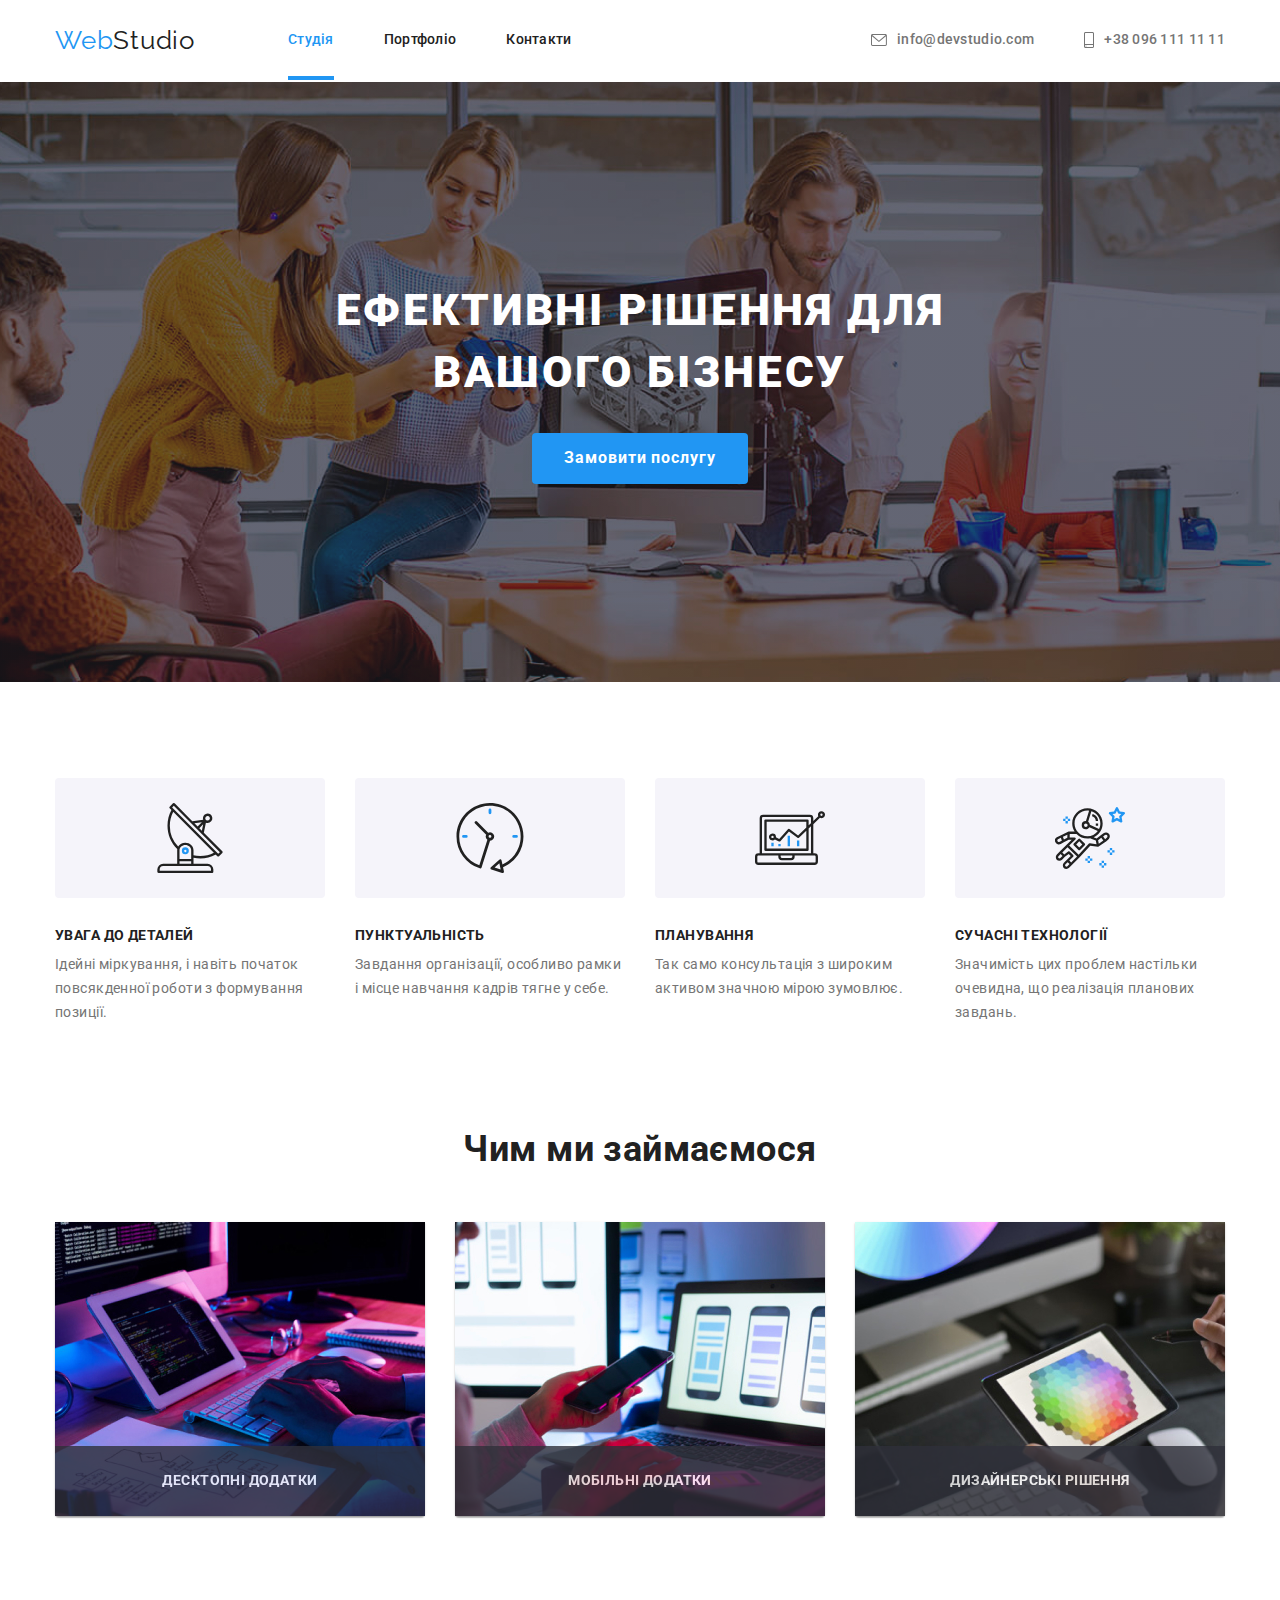
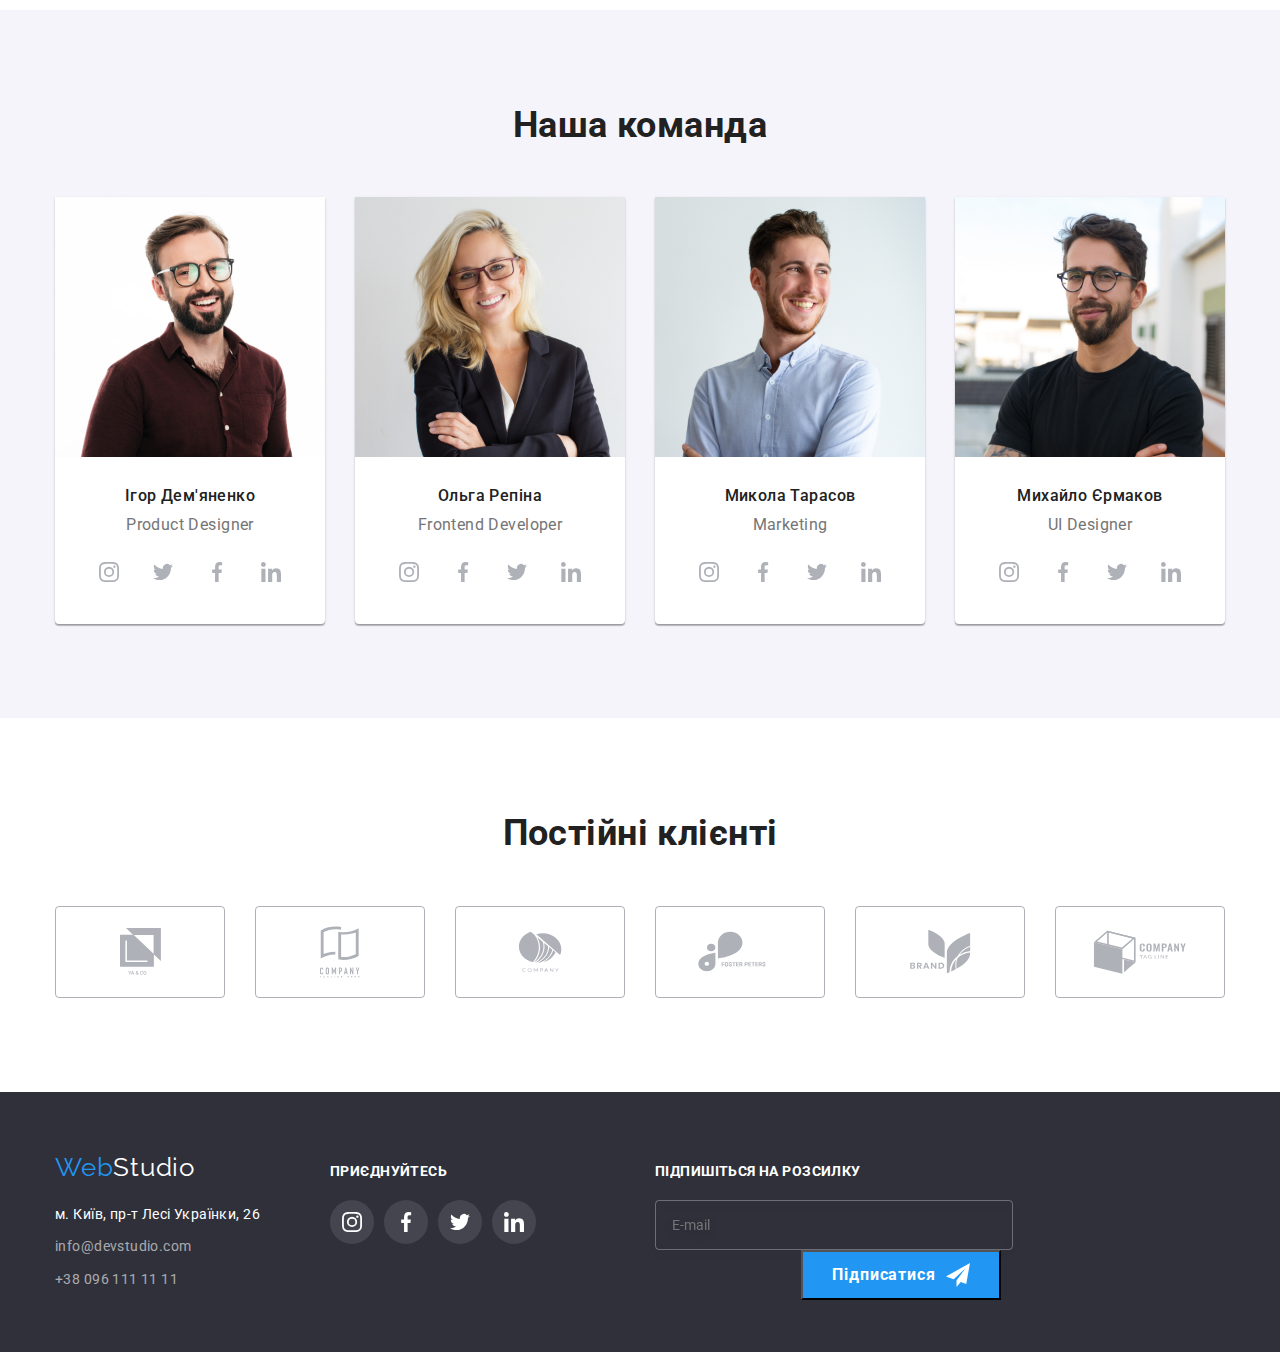
<file: index.html>
<!DOCTYPE html>
<html lang="uk">
  <head>
    <meta charset="UTF-8" />
    <meta http-equiv="X-UA-Compatible" content="IE=edge" />
    <meta name="viewport" content="width=device-width, initial-scale=1.0" />
    <title>Document</title>
    <link rel="preconnect" href="https://fonts.googleapis.com" />
    <link rel="preconnect" href="https://fonts.gstatic.com" crossorigin />
    <link
      href="https://fonts.googleapis.com/css2?family=Raleway:wght@700&family=Roboto:wght@400;500;700;900&display=swap"
      rel="stylesheet"
    />
    <link
      rel="stylesheet"
      href="https://cdnjs.cloudflare.com/ajax/libs/modern-normalize/1.1.0/modern-normalize.min.css"
    />
    <link rel="stylesheet" href="./css/styles.css" />
  </head>

  <body class="page">
    <!--Шапка-->
    <header class="">
      <div class="container main-nav">
        <nav class="main-nav">
          <a href="" class="logo"> <span class="accent">Web</span>Studio </a>

          <ul class="site-nav list">
            <li class="item">
              <a href="./index.html" class="link current">Студія</a>
            </li>
            <li class="item">
              <a href="./portfolio.html" class="link">Портфоліо</a>
            </li>
            <li class="item">
              <a href="" class="link">Контакти</a>
            </li>
          </ul>
        </nav>

        <!--Контакти-->
        <ul class="contakts auth-nav list">
          <li class="main-nav">
            <a class="link" href="mailto:info@devstudio.com"
              ><svg class="icon-mail" width="16px" height="12px">
                <use
                  href="./all.images/symbol-defs.svg#icon-envelope"
                ></use></svg
              >info@devstudio.com
            </a>
          </li>
          <li class="main-nav">
            <a class="link" href="tel:+380961111111">
              <svg class="icon-smartphone" width="10px" height="16px">
                <use href="./all.images/symbol-defs.svg#icon-smartphone"></use>
              </svg>
              +38 096 111 11 11
            </a>
          </li>
        </ul>
      </div>
    </header>
    <!--Основний контент сторінкі-->
    <main>
      <section class="hero">
        <div class="container">
          <h1 class="hero-title">Ефективні рішення для вашого бізнесу</h1>
          <button data-modal-open class="button" type="button">Замовити послугу</button>
        </div>
      </section>

      <section class="section">
        <div class="container">
          <!--Заголовок, який потрібно сховати за допомогою CSS-->
          <h2 class="visually-hidden">Особливості</h2>
          <ul class="features list flex">
            <li class="item">
              <div class="features-icons">
                <svg class="icon" width="70px" height="70px">
                  <use href="./all.images/symbol-defs.svg#icon-antenna"></use>
                </svg>
              </div>
              <h3 class="titles">УВАГА ДО ДЕТАЛЕЙ</h3>
              <p>
                Ідейні міркування, і навіть початок повсякденної роботи з
                формування позиції.
              </p>
            </li>
            <li class="item">
              <div class="features-icons">
                <svg class="icon" width="70px" height="70px">
                  <use href="./all.images/symbol-defs.svg#icon-clock"></use>
                </svg>
              </div>
              <h3 class="titles">ПУНКТУАЛЬНІСТЬ</h3>
              <p>
                Завдання організації, особливо рамки і місце навчання кадрів
                тягне у себе.
              </p>
            </li>
            <li class="item">
              <div class="features-icons">
                <svg class="icon" width="70px" height="70px">
                  <use href="./all.images/symbol-defs.svg#icon-diagram"></use>
                </svg>
              </div>
              <h3 class="titles">ПЛАНУВАННЯ</h3>
              <p>
                Так само консультація з широким активом значною мірою зумовлює.
              </p>
            </li>
            <li class="item">
              <div class="features-icons">
                <svg class="icon" width="70px" height="70px">
                  <use href="./all.images/symbol-defs.svg#icon-astronaut"></use>
                </svg>
              </div>
              <h3 class="titles">СУЧАСНІ ТЕХНОЛОГІЇ</h3>
              <p>
                Значимість цих проблем настільки очевидна, що реалізація
                планових завдань.
              </p>
            </li>
          </ul>
        </div>
      </section>

      <section class="section pictures">
        <div class="container">
          <h2 class="section-title">Чим ми займаємося</h2>
          <ul class="item-list list flex">
            <li class="item-pictures">
              <img
                src="./all.images/images/box1.jpg"
                alt="ноутбук"
                width="370"
                height="294"
              />
              <div class="item-actions">
                 <p> Десктопні додатки</p> 
                
              </div>
            </li>
            <li class="item-pictures">
              <img
                src="./all.images/images/box2.jpg"
                alt="телефон і клавіатура"
                width="370"
                height="294"
              />
              <div class="item-actions">
                 <p> Мобільні додатки</p> 
            </li>
            <li class="item-pictures">
              <img
                src="./all.images/images/box3.jpg"
                alt="ноутбук"
                width="370"
                height="294"
              />
              <div class="item-actions">
                 <p> Дизайнерські рішення</p> 
            </li>
          </ul>
        </div>
      </section>
      <section class="section items">
        <div class="container">
          <h2 class="section-title heading">Наша команда</h2>
          <ul class="item-list list flex">
            <li class="item-pictures">
              <img
                src="./all.images/images2/img.jpg"
                alt="Фото Ігор Дем'яненко"
                width="270"
                height="260"
              />
              <div class="description">
                <h3 class="title">Ігор Дем'яненко</h3>
                <p class="item-text" lang="en">Product Designer</p>
                <div class="social-networks">
                  <ul class="networks">
                    <li class="icon-button">
                      <a href="" class="social-link">
                        <svg class="network-icon" width="20px" height="20px">
                          <use
                            href="./all.images/symbol-defs.svg#icon-instagram"
                          ></use>
                        </svg>
                      </a>
                    </li>
                    <li class="icon-button">
                      <a href="" class="social-link">
                        <svg class="network-icon" width="20px" height="20px">
                          <use
                            href="./all.images/symbol-defs.svg#icon-twitter"
                          ></use>
                        </svg>
                      </a>
                    </li>
                    <li class="icon-button">
                      <a href="" class="social-link">
                        <svg class="network-icon" width="20px" height="20px">
                          <use
                            href="./all.images/symbol-defs.svg#icon-facebook"
                          ></use>
                        </svg>
                      </a>
                    </li>
                    <li class="icon-button">
                      <a href="" class="social-link">
                        <svg class="network-icon" width="20px" height="20px">
                          <use
                            href="./all.images/symbol-defs.svg#icon-linkedin"
                          ></use>
                        </svg>
                      </a>
                    </li>
                  </ul>
                </div>
              </div>
            </li>
            <li class="item-pictures">
              <img
                src="./all.images/images2/img1.jpg"
                alt="фото Ольга Репіна"
                width="270"
                height="260"
              />
              <div class="description">
                <h3 class="title">Ольга Репіна</h3>
                <p class="item-text" lang="en">Frontend Developer</p>
                <div class="social-networks">
                  <ul class="networks">
                    <li class="icon-button">
                      <a href="" class="social-link">
                        <svg class="network-icon" width="20px" height="20px">
                          <use
                            href="./all.images/symbol-defs.svg#icon-instagram"
                          ></use>
                        </svg>
                      </a>
                    </li>
                    <li class="icon-button">
                      <a href="" class="social-link">
                        <svg class="network-icon" width="20px" height="20px">
                          <use
                            href="./all.images/symbol-defs.svg#icon-facebook"
                          ></use>
                        </svg>
                      </a>
                    </li>
                    <li class="icon-button">
                      <a href="" class="social-link">
                        <svg class="network-icon" width="20px" height="20px">
                          <use
                            href="./all.images/symbol-defs.svg#icon-twitter"
                          ></use>
                        </svg>
                      </a>
                    </li>
                    <li class="icon-button">
                      <a href="" class="social-link">
                        <svg class="network-icon" width="20px" height="20px">
                          <use
                            href="./all.images/symbol-defs.svg#icon-linkedin"
                          ></use>
                        </svg>
                      </a>
                    </li>
                  </ul>
                </div>
              </div>
            </li>
            <li class="item-pictures">
              <img
                src="./all.images/images2/img2.jpg"
                alt="фото Микола Тарасов"
                width="270"
                height="260"
              />
              <div class="description">
                <h3 class="title">Микола Тарасов</h3>
                <p class="item-text" lang="en">Marketing</p>
                <div class="social-networks">
                  <ul class="networks">
                    <li class="icon-button">
                      <a href="" class="social-link">
                        <svg class="network-icon" width="20px" height="20px">
                          <use
                            href="./all.images/symbol-defs.svg#icon-instagram"
                          ></use>
                        </svg>
                      </a>
                    </li>
                    <li class="icon-button">
                      <a href="" class="social-link">
                        <svg class="network-icon" width="20px" height="20px">
                          <use
                            href="./all.images/symbol-defs.svg#icon-facebook"
                          ></use>
                        </svg>
                      </a>
                    </li>
                    <li class="icon-button">
                      <a href="" class="social-link">
                        <svg class="network-icon" width="20px" height="20px">
                          <use
                            href="./all.images/symbol-defs.svg#icon-twitter"
                          ></use>
                        </svg>
                      </a>
                    </li>
                    <li class="icon-button">
                      <a href="" class="social-link">
                        <svg class="network-icon" width="20px" height="20px">
                          <use
                            href="./all.images/symbol-defs.svg#icon-linkedin"
                          ></use>
                        </svg>
                      </a>
                    </li>
                  </ul>
                </div>
              </div>
            </li>
            <li class="item-pictures">
              <img
                src="./all.images/images2/img3.jpg"
                alt="фото Михайло Єрмаков"
                width="270"
                height="260"
              />
              <div class="description">
                <h3 class="title">Михайло Єрмаков</h3>
                <p class="item-text" lang="en">UI Designer</p>
                <div class="social-networks">
                  <ul class="networks">
                    <li class="icon-button">
                      <a href="" class="social-link">
                        <svg class="network-icon" width="20px" height="20px">
                          <use
                            href="./all.images/symbol-defs.svg#icon-instagram"
                          ></use>
                        </svg>
                      </a>
                    </li>
                    <li class="icon-button">
                      <a href="" class="social-link">
                        <svg class="network-icon" width="20px" height="20px">
                          <use
                            href="./all.images/symbol-defs.svg#icon-facebook"
                          ></use>
                        </svg>
                      </a>
                    </li>
                    <li class="icon-button">
                      <a href="" class="social-link">
                        <svg class="network-icon" width="20px" height="20px">
                          <use
                            href="./all.images/symbol-defs.svg#icon-twitter"
                          ></use>
                        </svg>
                      </a>
                    </li>
                    <li class="icon-button">
                      <a href="" class="social-link">
                        <svg class="network-icon" width="20px" height="20px">
                          <use
                            href="./all.images/symbol-defs.svg#icon-linkedin"
                          ></use>
                        </svg>
                      </a>
                    </li>
                  </ul>
                </div>
              </div>
            </li>
          </ul>
        </div>
      </section>
      <section class="section">
        <div class="container">
          <h2 class="section-title">Постійні клієнті</h2>
          <ul class="list-logo">
            <li class="logo-items">
              <a href="" class="clients-link">
                <svg class="logo-clients" width="41px" height="47px">
                  <use
                    href="./all.images/symbol-defs.svg#icon-group1"
                  ></use></svg
              ></a>
            </li>
            <li class="logo-items">
              <a href="" class="clients-link">
                <svg class="logo-clients" width="40px" height="52px">
                  <use
                    href="./all.images/symbol-defs.svg#icon-group2"
                  ></use></svg
              ></a>
            </li>
            <li class="logo-items">
              <a href="" class="clients-link">
                <svg class="logo-clients" width="44px" height="41px">
                  <use
                    href="./all.images/symbol-defs.svg#icon-group3"
                  ></use></svg
              ></a>
            </li>
            <li class="logo-items">
              <a href="" class="clients-link">
                <svg lass="logo-clients" width="84px" height="41px">
                  <use
                    href="./all.images/symbol-defs.svg#icon-group4"
                  ></use></svg
              ></a>
            </li>
            <li class="logo-items">
              <a href="" class="clients-link">
                <svg class="logo-clients" width="63px" height="45px">
                  <use
                    href="./all.images/symbol-defs.svg#icon-group5"
                  ></use></svg
              ></a>
            </li>
            <li class="logo-items">
              <a href="" class="clients-link">
                <svg class="logo-clients" width="94px" height="44px">
                  <use
                    href="./all.images/symbol-defs.svg#icon-group6"
                  ></use></svg
              ></a>
            </li>
          </ul>
        </div>
      </section>
    </main>

    <!--Футер-->

    <footer class="footer">
      <div class="container footer-container">
        <div class="side-left">
          <a class="logo-link" href="./index.html"
            ><span class="accent-link">Web</span>Studio</a
          >
          <address class="address">
            <ul class="address list">
              <li class="address-text">
                <a class="text" href="">м. Київ, пр-т Лесі Українки, 26</a>
              </li>
              <li class="address-link">
                <a class="address-item" href="mailto:info@devstudio.com"
                  >info@devstudio.com
                </a>
              </li>
              <li class="address-link">
                <a class="address-item" href="tel:+380961111111"
                  >+38 096 111 11 11
                </a>
              </li>
            </ul>
          </address>
        </div>
        <div class="side-right">
          <p class="head-footer">Приєднуйтесь</p>
          <div class="block-networks">
            <ul class="networks-list">
              <li class="icon-button">
                <a href="" class="social-link-footer">
                  <svg class="network-footer" width="20px" height="20px">
                    <use
                      href="./all.images/symbol-defs.svg#icon-instagram"
                    ></use>
                  </svg>
                </a>
              </li>
              <li class="icon-button">
                <a href="" class="social-link-footer">
                  <svg class="network-footer" width="20px" height="20px">
                    <use
                      href="./all.images/symbol-defs.svg#icon-facebook"
                    ></use>
                  </svg>
                </a>
              </li>
              <li class="icon-button">
                <a href="" class="social-link-footer">
                  <svg class="network-footer" width="20px" height="20px">
                    <use href="./all.images/symbol-defs.svg#icon-twitter"></use>
                  </svg>
                </a>
              </li>
              <li class="icon-button">
                <a href="" class="social-link-footer">
                  <svg class="network-footer" width="20px" height="20px">
                    <use
                      href="./all.images/symbol-defs.svg#icon-linkedin"
                    ></use>
                  </svg>
                </a>
              </li>
            </ul>
          </div>
        </div>
        <div class="send-block">
          <p class="head-footer">Підпишіться на розсилку</p>
          <form class="form-email">
            <label >
              <input 
              type="email" 
              name="email" 
              placeholder="E-mail" 
              class="input-email">
            </label>
            <button type="button" class="email-btn">
              <p>Підписатися</p>
              <svg 
                class="icon-btn" 
                width="24px" 
                height="24px" >
                <use href="./all.images/symbol-defs.svg#icon-send"></use>
              </svg>
            </button>
          </form>
        </div>
      </div>
    </footer>
   <div data-modal class="backdrop is-hidden">
    <div class="modal">
      <button data-modal-close type="button" class="modal-btn">
        <svg class="modal-icon" width="18px" height="18px">
          <use href="./all.images/symbol-defs.svg#icon-close"></use>
        </svg>
      </button>
      <p class="title-modal" >Залиште свої дані, ми вам передзвонимо</p>
    <form class="form" >
      <label class="form-field">
        Ім’я
        <input 
        type="text" name="name" autofocus class="input" required>
        <svg class="icon-form" width="18px"  height="18px">
          <use href="./all.images/symbol-defs.svg#icon-person"></use>
        </svg>
      </label>
      <label class="form-field">
        Телефон
        <input type="tel" name="tel" class="input" required>
        <svg class="icon-form" width="18px"  height="18px">
          <use href="./all.images/symbol-defs.svg#icon-phone" ></use>
        </svg>
      </label>
      <label class="form-field">
        Пошта
        <input type="email" name="email" class="input" required>
        <svg class="icon-form" width="18px"  height="18px">
          <use href="./all.images/symbol-defs.svg#icon-email"></use>
        </svg>
      </label>
      <label class="form-field">
        Коментар
        <textarea name="comment" rows="8" placeholder="Введіть текст" class="comment">
        </textarea>
      </label>
      <label class="label-checkbox">
        <input type="checkbox" name="policy" class="checkbox" visually-hidden />
        <svg class="checkbox-icon" width="16px" height="15px" > 
          <use href="./all.images/symbol-defs.svg#icon-vector1" ></use>
        </svg>
        <p class="checkbox-text">Погоджуюся з розсилкою та приймаю</p> <a href="" class="checkbox-link">Умови договору</a>
      </label>
       <button type="submit" class="form-button">Відправити</button>
    </form>
    </div>

   </div>
   <script src="./js/modal.js"></script>


  
   
  </body>
</html>
</file>
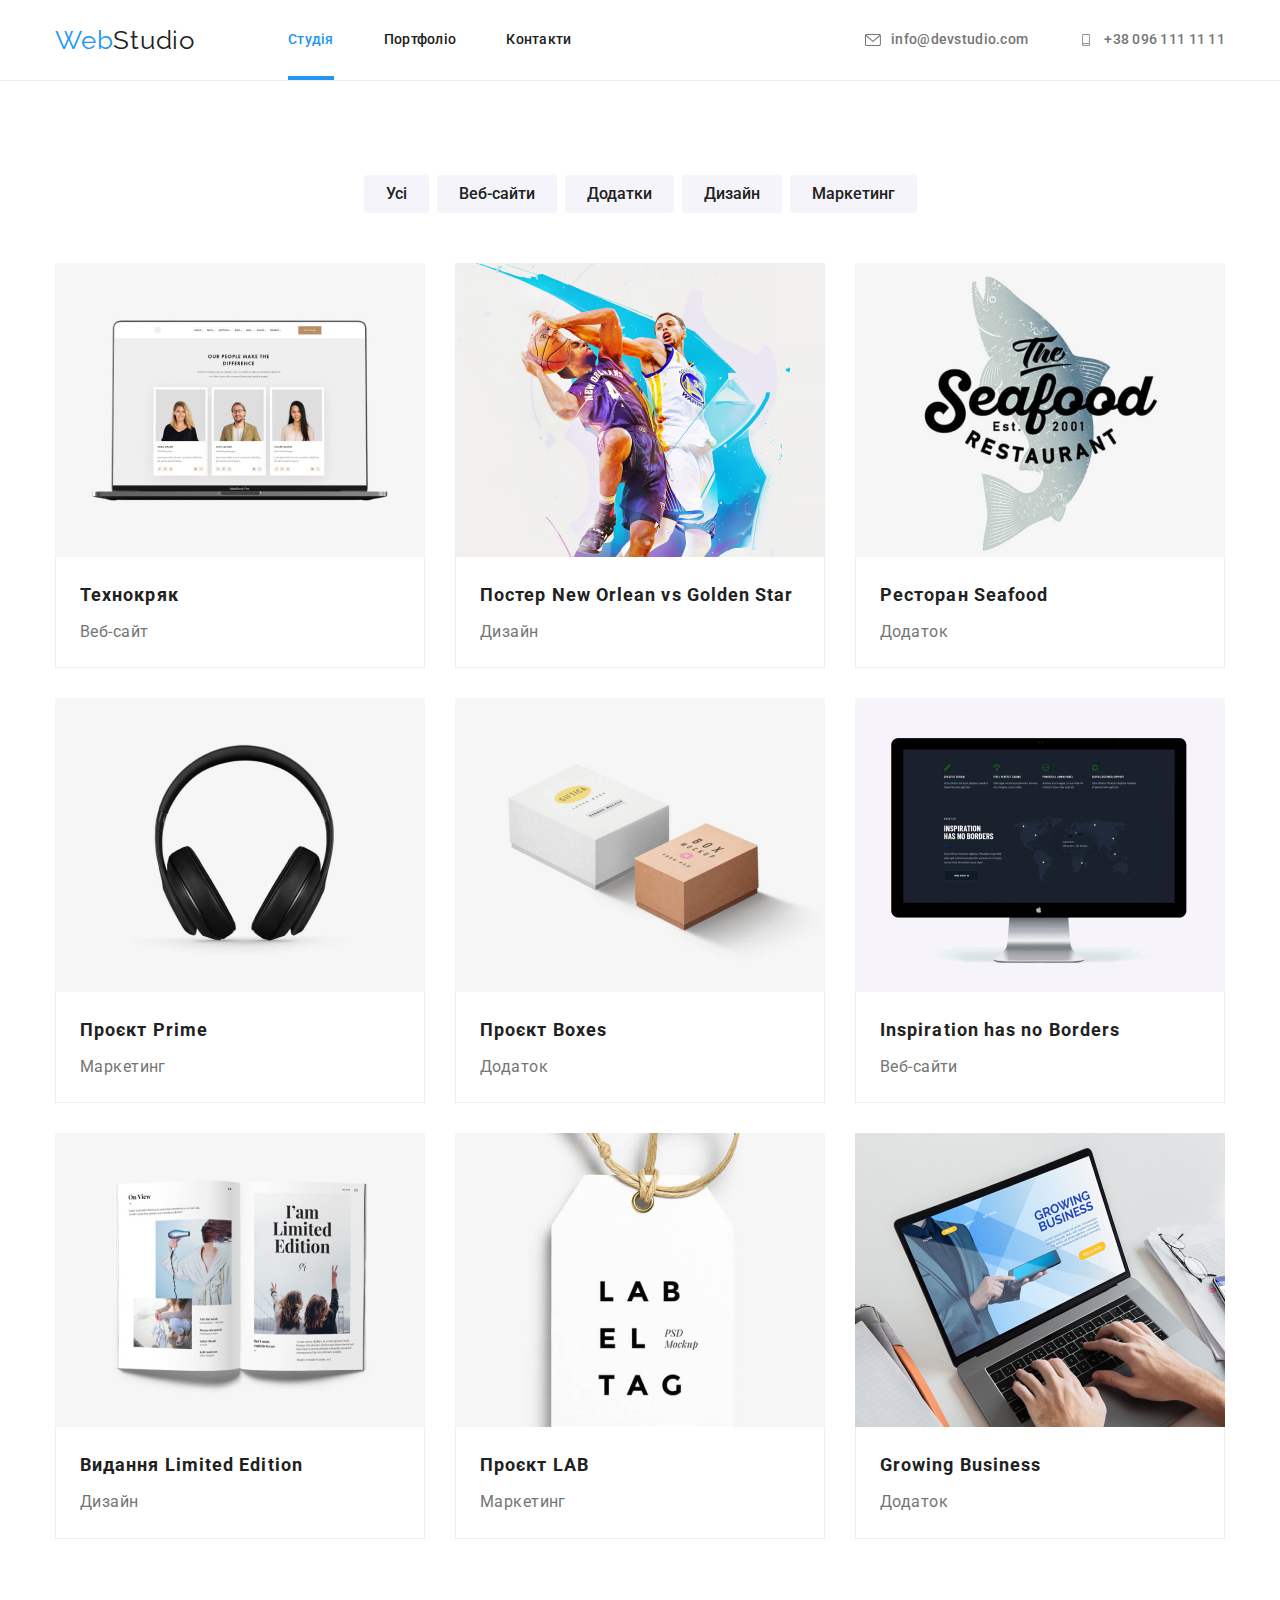
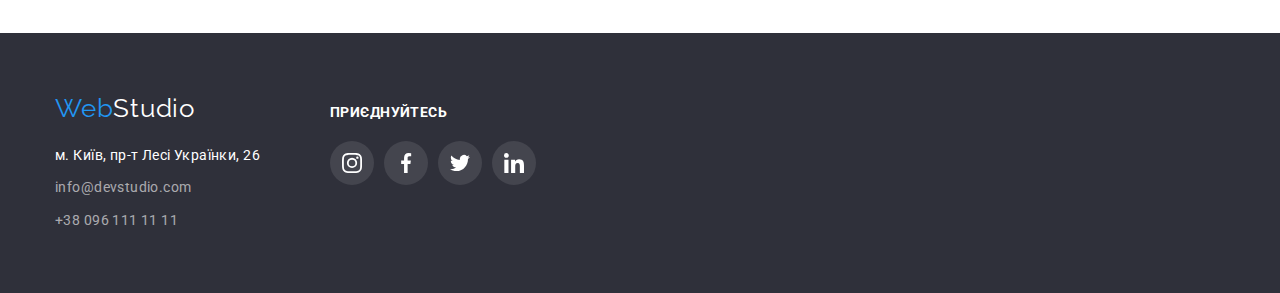
<file: portfolio.html>
<!DOCTYPE html>
<html lang="uk">
  <head>
    <meta charset="UTF-8" />
    <meta http-equiv="X-UA-Compatible" content="IE=edge" />
    <meta name="viewport" content="width=device-width, initial-scale=1.0" />
    <title>Document</title>
    <link rel="preconnect" href="https://fonts.googleapis.com" />
    <link rel="preconnect" href="https://fonts.gstatic.com" crossorigin />
    <link
      href="https://fonts.googleapis.com/css2?family=Raleway:wght@700&family=Roboto:wght@400;500;700;900&display=swap"
      rel="stylesheet"
    />
    <link
      rel="stylesheet"
      href="https://cdnjs.cloudflare.com/ajax/libs/modern-normalize/1.1.0/modern-normalize.min.css"
    />
    <link rel="stylesheet" href="./css/styles.css" />
  </head>
  <body class="page">
    <header class="page-header">
      <div class="container main-nav">
        <nav class="main-nav">
          <a href="" class="logo"> <span class="accent">Web</span>Studio </a>

          <ul class="site-nav list">
            <li class="item">
              <a href="./index.html" class="link current">Студія</a>
            </li>
            <li class="item">
              <a href="./portfolio.html" class="link">Портфоліо</a>
            </li>
            <li class="item">
              <a href="" class="link">Контакти</a>
            </li>
          </ul>
        </nav>

        <!--Контакти-->
        <ul class="contakts auth-nav list">
          <li class="main-nav">
            <a class="link" href="mailto:info@devstudio.com"
              ><svg class="icon-mail" width="16px" height="12px">
                <use
                  href="./all.images/symbol-defs.svg#icon-envelope"
                ></use></svg
              >info@devstudio.com
            </a>
          </li>
          <li class="main-nav">
            <a class="link" href="tel:+380961111111">
              <svg class="icon-smartphone" width="16px" height="12px">
                <use href="./all.images/symbol-defs.svg#icon-smartphone"></use>
              </svg>
              +38 096 111 11 11
            </a>
          </li>
        </ul>
      </div>
    </header>
    <main>
      <section class="section-projects">
        <div class="container">
          <!--Заголовок потрібно сховати за допомогою css-->
          <h1 class="visually-hidden">Портфоліо</h1>
          <ul class="btn-list list flex">
            <li>
              <button class="list btn" type="button">Усі</button>
            </li>
            <li>
              <button class="list btn" type="button">Веб-сайти</button>
            </li>
            <li>
              <button class="list btn" type="button">Додатки</button>
            </li>
            <li>
              <button class="list btn" type="button">Дизайн</button>
            </li>
            <li>
              <button class="list btn" type="button">Маркетинг</button>
            </li>
          </ul>
          <ul class="projects list flex">
            <li>
              <a class="projects-item" href="">
                <img
                  src="./all.images/images-portfolio/img2.jpg"
                  alt="скрін"
                  width="370"
                  height="294"
                />
                <div class="name-projects">
                  <h2 class="projects-title">Технокряк</h2>
                  <p class="projects-text class">Веб-сайт</p>
                </div>
              </a>
            </li>
            <li>
              <a class="projects-item" href="">
                <img
                  src="./all.images/images-portfolio/img6.jpg"
                  alt="волейболісти"
                  width="370"
                  height="294"
                />
                <div class="name-projects">
                  <h2 class="projects-title link">
                    Постер New Orlean vs Golden Star
                  </h2>
                  <p class="projects-text class">Дизайн</p>
                </div>
              </a>
            </li>
            <li>
              <a class="projects-item" href="">
                <img
                  src="./all.images/images-portfolio/img7.jpg"
                  alt="емблема ресторану"
                  width="370"
                  height="294"
                />
                <div class="name-projects">
                  <h2 class="projects-title">Ресторан Seafood</h2>
                  <p class="projects-text class">Додаток</p>
                </div>
              </a>
            </li>
            <li>
              <a class="projects-item" href="">
                <img
                  src="./all.images/images-portfolio/img8.jpg"
                  alt="навушники"
                  width="370"
                  height="294"
                />
                <div class="name-projects">
                  <h2 class="projects-title">Проєкт Prime</h2>
                  <p class="projects-text class">Маркетинг</p>
                </div>
              </a>
            </li>
            <li>
              <a class="projects-item" href="">
                <img
                  src="./all.images/images-portfolio/img9.jpg"
                  alt="коробки"
                  width="370"
                  height="294"
                />
                <div class="name-projects">
                  <h2 class="projects-title">Проєкт Boxes</h2>
                  <p class="projects-text class">Додаток</p>
                </div>
              </a>
            </li>
            <li>
              <a class="projects-item" href="">
                <img
                  src="./all.images/images-portfolio/img10.jpg"
                  alt="монітор"
                  width="370"
                  height="294"
                />
                <div class="name-projects">
                  <h2 class="projects-title">Inspiration has no Borders</h2>
                  <p class="projects-text">Веб-сайти</p>
                </div>
              </a>
            </li>
            <li>
              <a class="projects-item" href="">
                <img
                  src="./all.images/images-portfolio/img11.jpg"
                  alt="відкрита книга"
                  width="370"
                  height="294"
                />
                <div class="name-projects">
                  <h2 class="projects-title">Видання Limited Edition</h2>
                  <p class="projects-text">Дизайн</p>
                </div>
              </a>
            </li>
            <li>
              <a class="projects-item" href="">
                <img
                  src="./all.images/images-portfolio/img12.jpg"
                  alt="лейба"
                  width="370"
                  height="294"
                />
                <div class="name-projects">
                  <h2 class="projects-title">Проєкт LAB</h2>
                  <p class="projects-text">Маркетинг</p>
                </div>
              </a>
            </li>
            <li>
              <a class="projects-item" href="">
                <img
                  src="./all.images/images-portfolio/img13.jpg"
                  alt="ноутбук"
                  width="370"
                  height="294"
                />
                <div class="name-projects">
                  <h2 class="projects-title">Growing Business</h2>
                  <p class="projects-text">Додаток</p>
                </div>
              </a>
            </li>
          </ul>
        </div>
      </section>
    </main>
     <footer class="footer">
      <div class="container footer-container">
        <div class="side-left">
          <a class="logo-link" href="./index.html"
            ><span class="accent-link">Web</span>Studio</a
          >
          <address class="address">
            <ul class="address list">
              <li class="address-text">
                <a class="text" href="">м. Київ, пр-т Лесі Українки, 26</a>
              </li>
              <li class="address-link">
                <a class="address-item" href="mailto:info@devstudio.com"
                  >info@devstudio.com
                </a>
              </li>
              <li class="address-link">
                <a class="address-item" href="tel:+380961111111"
                  >+38 096 111 11 11
                </a>
              </li>
            </ul>
          </address>
        </div>
        <div class="side-right">
          <h3 class="head-footer">Приєднуйтесь</h3>
          <div class="block-networks">
            <ul class="networks-list">
              <li class="icon-button">
                <a href="" class="social-link-footer">
                  <svg class="network-footer" width="20px" height="20px">
                    <use
                      href="./all.images/symbol-defs.svg#icon-instagram"
                    ></use>
                  </svg>
                </a>
              </li>
              <li class="icon-button">
                <a href="" class="social-link-footer">
                  <svg class="network-footer" width="20px" height="20px">
                    <use
                      href="./all.images/symbol-defs.svg#icon-facebook"
                    ></use>
                  </svg>
                </a>
              </li>
              <li class="icon-button">
                <a href="" class="social-link-footer">
                  <svg class="network-footer" width="20px" height="20px">
                    <use href="./all.images/symbol-defs.svg#icon-twitter"></use>
                  </svg>
                </a>
              </li>
              <li class="icon-button">
                <a href="" class="social-link-footer">
                  <svg class="network-footer" width="20px" height="20px">
                    <use
                      href="./all.images/symbol-defs.svg#icon-linkedin"
                    ></use>
                  </svg>
                </a>
              </li>
            </ul>
          </div>
          </h3>
        </div>
      </div>
    </footer>
  </body>
</html>
</file>
<file: css/styles.css>
:root {
  --primary-text-color: #757575;
  --title-text-color: #212121;
  --accent-text-color: #2196f3;
  --white-text-color: #ffffff;
  --primary-bg-color: #f5f5f5;
  --secondary-bg-color: #2f303a;
  --team-bg-color: #f5f4fa;
  --border-color-img: #eeeeee;
  --color-icon: ##afb1b8;
  --button-focus-color: #188ce8;
  --timing-function: cubic-bezier(0.4, 0, 0.2, 1);
  --background-actions: #2f303a;
  --border-close-button: 1px solid rgba(0, 0, 0, 0.1); 
}
html {
  box-sizing: border-box;
}

*,
*::before,
*::after {
  box-sizing: inherit;
}

body {
  color: var(--primary-text-color);
  background-color: var(--white-text-color);

  font-family: Roboto, sans-serif;
  letter-spacing: 0.03em;
  font-size: 14px;
}
/* колір основн ого тексту #757575; */
/* вторинний колір текста #212121 */
/* білий колір #FFFFFF */
/* акцент #2196F3 */
/* основний колір фону #F5F5F5 */
/* вторинний колир фону #F5F4FA */

/* logo */

.container {
  padding: 0 15px;
  margin: 0 auto;
  width: 1200px;
  position: relative;

  /*outline: 2px solid tomato;*/
}

p,
h1,
h2,
h3,
h4,
h5,
h6 {
  margin: 0;
}

ul,
ol {
  margin: 0;
  padding-left: 0;
}

.list {
  padding: 0;
  margin: 0;
  list-style: none;
}

.page-header {
  border-bottom: 1px solid #ececec;
}

.logo {
  color: var(--title-text-color);
  font-family: Raleway, cursive;

  font-size: 26px;
  line-height: 1.19;
  letter-spacing: 0.03em;
  text-decoration: none;
}

.accent {
  color: var(--accent-text-color);
}

.main-nav {
  display: flex;
  align-items: center;
}

.site-nav {
  display: flex;
  margin-left: 93px;
}

.site-nav .item {
  color: var(--title-text-color);

  font-weight: 500;
  font-size: 14px;
  line-height: 1.14;
  letter-spacing: 0.02em;
  text-decoration: none;
}

.site-nav .item:not(:last-child) {
  margin-right: 50px;
}

.site-nav .link.current {
  color: var(--accent-text-color);
  position: relative;
}

.current::after {
  content: "";
  background-color: var(--accent-text-color);

  display: block;
  position: absolute;
  bottom: 0;
  left: 0;
  width: 100%;
  height: 4px;
}

.link,
.projects-item {
  text-decoration: none;
}

/* site-nav */

.main-nav .link {
  display: block;
  padding-top: 32px;
  padding-bottom: 32px;

  color: var(--title-text-color);

  font-weight: 500;
  font-size: 14px;
  line-height: 1.14;
  letter-spacing: 0.02em;
  text-decoration: none;

  transition: color 250ms var(--timing-function);
}

.icon-mail {
  margin-right: 10px;
  fill: currentColor;
  margin-bottom: 0;
}

.icon-smartphone {
  margin-right: 10px;
  fill: currentColor;
  margin-bottom: 0px;
}

.site-nav .link:hover,
.site-nav .link:focus,
.contakts .link:hover,
.contakts .link:focus {
  color: var(--accent-text-color);
}

/*====== Auth nav ======*/
.auth-nav {
  display: flex;
  align-items: center;
  margin-left: auto;
}

.auth-nav .site-nav + .site-nav {
  margin-left: 48px;
}

.contakts .link {
  display: flex;
  align-items: center;
}

.contakts {
  gap: 50px;
}

.contakts .link {
  color: var(--primary-text-color);

  font-weight: 500;
  font-size: 14px;
  line-height: 1.14;
  letter-spacing: 0.02em;
  text-decoration: none;
}

/*===== hero ======*/

.hero {
  background-image: linear-gradient(
      rgba(47, 48, 58, 0.4),
      rgba(47, 48, 58, 0.4)
    ),
    url("../all.images/bg-image/bg-Img.jpg");
  text-align: center;

  padding-top: 200px;
  padding-bottom: 200px;
  margin-left: auto;
  margin-right: auto;
  background-repeat: no-repeat;
  background-position: center;
  background-size: 1600px 600px;
}

.hero-title {
  margin-top: 0;
  margin-bottom: 30px;
  margin-left: auto;
  margin-right: auto;
  color: var(--white-text-color);
  text-transform: uppercase;

  width: 696px;
  font-weight: 900;
  font-size: 44px;
  line-height: 1.4;
  text-align: center;
  letter-spacing: 0.06em;
}

.button {
  display: inline-block;
  border-radius: 4px;
  border: none;
  padding: 10px 32px;
  margin-right: auto;
  margin-left: auto;
  min-width: 216px;

  color: var(--white-text-color);
  background-color: var(--accent-text-color);
  cursor: pointer;

  font-weight: 700;
  font-size: 16px;
  line-height: 1.9;
  letter-spacing: 0.06em;

  transition-property: background-color 250ms var(--timing-function);
}

.button:hover,
.button:focus {
  background-color: var(--button-focus-color);
}

/*===== section Особливості =====*/

.section {
  padding-top: 94px;
  padding-bottom: 94px;
}

.flex {
  display: flex;
  flex-wrap: wrap;
}

.icon {
  fill: currentColor;
}

.features-icons {
  display: flex;
  justify-content: center;
  width: 270px;
  height: 120px;
  background-color: var(--team-bg-color);
  border-radius: 4px;
  margin-bottom: 30px;
  align-items: center;
}

.section-title {
  color: var(--title-text-color);

  margin-top: 0;
  margin-bottom: 50px;

  font-weight: 700;
  font-size: 36px;
  line-height: 1.2;
  text-align: center;
}

.visually-hidden {
  position: absolute;
  white-space: nowrap;
  width: 1px;
  height: 1px;
  overflow: hidden;
  border: 0;
  padding: 0;
  clip: rect(0 0 0 0);
  clip-path: inset(50%);
  margin: -1px;
}

/*====== features ======*/

.pictures {
  padding-top: 0;
}

.features .item {
  width: 270px;
}

.features .titles {
  color: var(--title-text-color);
  text-transform: uppercase;

  margin-bottom: 10px;

  font-weight: 700;
  font-size: 14px;
  line-height: 1.1;
  list-style: none;
}

.features p {
  margin-top: 0;
  margin-bottom: 0;
  line-height: 1.7;
}

.features .item:not(:last-child) {
  margin-right: 30px;
  margin-bottom: 10px;
}
/*====== Чим ми займаємося ======*/

.heading {
  padding-top: 0;
}

img {
  display: block;
  max-width: 100%;
  height: auto;
}

.item-pictures:not(:last-child) {
  margin-right: 30px;
}

.item-actions {
  color: var(--white-text-color);
  background-color: var(--background-actions);
  opacity: 0.8;
  justify-content: center;

  font-weight: 700;
  font-size: 14px;
  line-height: 1.14;
  text-align: center;
  letter-spacing: 0.03em;
  text-transform: uppercase;
  display: flex;
  bottom: 0;
  align-items: center;

  position: absolute;
  width: 100%;
  height: 70px;
}
/*====== team ======*/
.item-pictures {
  position: relative;
  background-color: var(--white-text-color);
  box-shadow: 0px 1px 3px rgba(0, 0, 0, 0.12), 0px 1px 1px rgba(0, 0, 0, 0.14),
    0px 2px 1px rgba(0, 0, 0, 0.2);
  border-radius: 0px 0px 4px 4px;
}

.items {
  background-color: var(--team-bg-color);
}

.title {
  color: var(--title-text-color);

  font-weight: 500;
  font-size: 16px;
  line-height: 1.18;
  text-align: center;

  margin-bottom: 10px;
}

.description {
  padding-top: 30px;
  padding-bottom: 30px;
}

.item-text {
  font-size: 16px;
  line-height: 1.18;
  text-align: center;
  margin-bottom: 16px;
}

.networks {
  display: flex;
  justify-content: center;

  list-style: none;
}

.social-link {
  color: #afb1b8;
  cursor: pointer;

  display: flex;
  height: 100%;
  width: 100%;
  border-radius: 50%;

  align-items: center;
  justify-content: center;

  transition: color 250ms var(--timing-function), background-color 250ms var(--timing-function) ;
}

.network-icon {
  fill: currentColor;
}

.social-link:hover,
.social-link:focus {
  background-color: var(--accent-text-color);
  color: var(--white-text-color);
}

.icon-button:not(:last-child) {
  margin-right: 10px;
}

.icon-button {
  width: 44px;
  height: 44px;
}

/*========Постійні клієнти=====*/

.logo-items {
  align-items: center;
  width: 170px;
  height: 92px;
  box-sizing: border-box;
}

.logo-items:not(:last-child) {
  margin-right: 30px;
}

.clients-link {
  display: flex;

  fill: #afb1b8;
  cursor: pointer;
  border-radius: 4px;
  border: 1px solid #afb1b8;

  width: 170px;
  height: 92px;
  justify-content: center;
  align-items: center;
  box-sizing: border-box;

  transition: fill 250ms var(--timing-function), border 250ms var(--timing-function);
}

.clients-link:hover,
.clients-link:focus {
  fill: var(--accent-text-color);
  border-color: var(--accent-text-color);
}

.list-logo {
  display: flex;
  justify-content: center;
  list-style: none;
  text-decoration: none;
}
/*====== футтер ======*/

.footer {
  background-color: var(--secondary-bg-color);
  padding-top: 60px;
  padding-bottom: 60px;
}

.footer-container {
  display: flex;
  align-items: baseline;
}

.head-footer {
  color: var(--white-text-color);

  margin-bottom: 20px;
  font-style: normal;
  font-size: 14px;
  line-height: 1.14;
  font-weight: 700;
  text-transform: uppercase;
}

.logo-link {
  color: var(--white-text-color);

  font-family: "Raleway";
  font-size: 26px;
  line-height: 1.19;
  letter-spacing: 0.03em;
  text-decoration: none;
}
.accent-link {
  color: var(--accent-text-color);
}

.text {
  color: var(--white-text-color);

  text-decoration: none;
  font-style: normal;
  font-size: 14px;
  line-height: 1.7;
}

.address {
  margin-top: 20px;
}

.address-item:hover,
.address-item:focus {
  color: var(--accent-text-color);
}

.address-item {
  color: rgba(255, 255, 255, 0.6);

  text-decoration: none;
  font-style: normal;
  font-size: 14px;
  line-height: 1.7;

  transition: color 250ms var(--timing-function);
}

.address-text {
  margin-bottom: 9px;
}

.address-link:not(:last-child) {
  margin-bottom: 9px;
}

.side-left {
  display: block;
}

.side-right {
  display: block;
  margin-left: 70px;
}

.networks-list {
  display: flex;
  justify-content: center;
  align-items: center;
}

.network-footer {
  fill: currentColor;
}

.social-link-footer {
  color: var(--white-text-color);
  background: rgba(255, 255, 255, 0.1);

  display: flex;
  height: 100%;
  width: 100%;
  border-radius: 50%;

  align-items: center;
  justify-content: center;

  transition: color 250ms var(--timing-function), background-color 250ms var(--timing-function);
}

.social-link-footer:hover,
.social-link-footer:focus {
  background-color: var(--accent-text-color);
  color: var(--white-text-color);
}

.icon-button:not(:last-child) {
  margin-right: 10px;
}

.icon-button {
  display: flex;
  width: 44px;
  height: 44px;
}

.send-block {
  display: block;
  margin-left: auto;
  width: 570px;
}

.form-email {
  position: absolute;
  width: 358px;
  height: 50px;
  
}

.input-email {
  height: 50px;
  width: 358px;
  padding-left: 16px;
  border-radius: 4px;
  background-color: transparent;
  outline: none;
  border: 1px solid rgba(255, 255, 255, 0.3);
  filter: drop-shadow(0px 4px 4px rgba(0, 0, 0, 0.15));

  transition: color 250ms var(--timing-function), background-color 250ms var(--timing-function);
  

}

.input-email:hover,
.input-email:focus-visible  {
  border: 1px solid var(--accent-text-color);
  outline: none;
}


.email-btn {
  color: var(--white-text-color);
  font-weight: 700;
  font-size: 16px;
  line-height: 1.88;
  letter-spacing: 00.06em;

  display: flex;
  width: 200px;
  height: 50px;
  padding: 0;
  margin-left: auto;
  margin-right: 12px;
  justify-content: center;
  align-items: center;
  
  background-color: var(--accent-text-color);
}

.icon-btn {
  fill: currentColor;
  margin-left: 10px;
}

.email-btn:hover,
.email-btn:focus {
  background-color: var(--button-focus-color);
}

/*----- ПОРТФОЛІО----- */

.btn-list {
  margin-bottom: 50px;
  align-items: center;
  gap: 8px;
  justify-content: center;
}

.btn {
  border-radius: 4px;
  border: transparent;
  color: var(--title-text-color);
  background-color: var(--team-bg-color);
  cursor: pointer;

  font-family: inherit;
  font-weight: 500;
  font-size: 16px;
  line-height: 1.6;
  max-height: 38px;

  padding: 6px 22px 6px 22px;
  transition: color 250ms cubic-bezier(0.4, 0, 0.2, 1),
    box-shadow 250ms cubic-bezier(0.4, 0, 0.2, 1),
    background-color 250ms cubic-bezier(0.4, 0, 0.2, 1);
}

.btn:hover,
.btn:focus {
  background-color: var(--accent-text-color);
  color: var(--white-text-color);
  box-shadow: 0px 1px 1px rgba(0, 0, 0, 0.12), 0px 4px 4px rgba(0, 0, 0, 0.06),
    1px 4px 6px rgba(0, 0, 0, 0.16);
}

.section-projects {
  margin-top: 94px;
  margin-bottom: 94px;
}

.projects {
  flex-wrap: wrap;
  gap: 30px;
}

.projects-item {
  display: block;
  cursor: pointer;

  background-color: var(--white-text-color);

  transition: color 250ms cubic-bezier(0.4, 0, 0.2, 1);
}

.projects-item:hover,
.projects-item:focus {
  box-shadow: 0px 1px 1px rgba(0, 0, 0, 0.12), 0px 4px 4px rgba(0, 0, 0, 0.06),
    1px 4px 6px rgba(0, 0, 0, 0.16);
}

.overlay-thumb {
  position: relative;
  overflow: hidden;
}

.overlay-thumb::before {
  display: inline-block;
  content: '';
  position: absolute;
  left: 0;
  top: 0;
  width: 100%;
  height: 100%;
  background-color: rgba(33, 150, 243, 0.9);
  transform: translateY(100%);
  transition: transform 250ms linear;
}

.overlay-text {
  color: var(--white-text-color);
  background-color: rgba(33, 150, 243, 0.9);

  position: absolute;
  top: 0;
  left: 0;
  font-size: 18px;
  font-weight: 400;
  line-height: 1.6;
  padding: 63px 24px;

  transition: transform 250ms linear;
  transform: translateY(100%);
}

.overlay:hover .overlay-thumb::before, 
.overlay:hover .overlay-text {
  transform: translateY(0);
}

.projects-title {
  color: var(--title-text-color);

  font-weight: 700;
  font-size: 18px;
  line-height: 2;
  letter-spacing: 0.06em;

  margin-bottom: 4px;
}

.projects-text {
  color: var(--primary-text-color);

  font-size: 16px;
  line-height: 1.9;
}

.name-projects {
  padding: 20px 24px;
  border: 1px solid var(--border-color-img);
  border-top: 0;
}

.backdrop {
  width: 100%;
  height: 100%;
  position: fixed;
  top: 0;
  background-color: rgba(0, 0, 0, 0.2);
  transition: opacity 250ms var(--timing-function), visibility 250ms var(--timing-function);
}

.modal {
  width: 528px;
  height: 581px;
  top: 50%;
  left: 50%;
  position: absolute;
  padding: 40px;
  
  background-color: var(--white-text-color);

  transform: translate(-50%, -50%) scaleY(1);
  transition: transform 250ms var(--timing-function); 
  box-shadow: 0px 1px 3px rgba(0, 0, 0, 0.12), 0px 1px 1px rgba(0, 0, 0, 0.14), 0px 2px 1px rgba(0, 0, 0, 0.2);
  border-radius: 4px;
}

.is-hidden {
  opacity: 0;
  visibility: hidden;
  pointer-events: none ;
}

.backdrop.is-hidden .modal {
  transform: translate(-50%, -50%) scaleY(0);
}

.modal-btn {
  width: 30px;
  height: 30px;
  border: 1px solid var(--border-close-button); 
  border-radius: 50% ;
  background-color: transparent;
  position: absolute;
  right: 10px;
  top: 10px;
  display: flex;
  align-items: center;
  justify-content: center;
  padding: 0;
  cursor: pointer;
}

.title-modal {
  color: var(--title-text-color);
  font-weight: 700;
  font-size: 20px;
  line-height: 1.15;
  text-align: center;
  margin-bottom: 12px;
}

.form {
  display: flex;
  flex-direction: column;
  gap: 10px;
  margin-bottom: 20px;
}

.form-field {
  color: var(--primary-text-color);

  display: flex;
  flex-direction: column;
  position: relative;
  line-height: 1.16;
  letter-spacing: 0.01em;
}

.input {
  border: 1px solid rgba(33, 33, 33, 0.2); 

  cursor: pointer;
  height: 40px;
  position: relative;
  outline: none;
  border-radius: 4px;
  margin-top: 4px;
  padding-left: 42px;
  transition: border 250ms var(--timing-function) ;
}

.input:hover,
.input:focus{
  border:1px solid var(--accent-text-color);
}

.input:focus ~ .icon-form,
.input:hover~ .icon-form {
  fill: var(--accent-text-color);
}

.icon-form {
  fill: var(--title-text-color);
  display: inline-block;
  position: absolute;
  top: 50%;
  left: 12px;
  transition: fill 250ms var(--timing-function);
}

.comment::placeholder {
  font-size: 12px;
  line-height: 14px;letter-spacing: 1.17;
  
  color: rgba(117, 117, 117, 0.5);
}

.comment {
  padding: 12px 16px;
  outline: none;

  border: 1px solid rgba(33, 33, 33, 0.2);
  border-radius: 4px;
  transition: fill 250ms var(--timing-function);
}

.comment:hover,
.comment:focus {
  border: 1px solid var(--accent-text-color);
}

.label-checkbox {
  display: flex;
  position: relative;
  vertical-align: baseline;
  align-items: center;
  font-size: 14px;
  line-height: 1.71px;

  
  margin-bottom: 30px;
}

.checkbox {
  -webkit-appearance: none;
  -moz-appearance: none;
  appearance: none;
  position: absolute;
}

.checkbox-link {
  line-height: 1.71;
  letter-spacing: 0.03em;
  
  color: var(--accent-text-color);
  text-decoration: underline;
}


.checkbox-icon {
  fill: var(--white-text-color);
  cursor: pointer;
  display: flex;
  position: absolute;
  margin-right: 7px;
  
  border: 2px solid var(--title-text-color);
  border-radius: 2px;
  background-color: var(--white-text-color);

}

.checkbox:checked + .checkbox-icon {
  background-color: var(--accent-text-color);
  border-color: var(--accent-text-color);

}

.checkbox-text {
  color: var(--primary-text-color);
  display: block;
  align-items: center;
  padding: 0;

}

.form-button {
  display: flex;
  justify-content: center;
  color: var(--white-text-color);
  background-color: var(--button-focus-color);
  
  
  font-weight: 700;
  font-size: 16px;
  line-height: 1.9;
  align-items: center;
  text-align: center;
  letter-spacing: 0.06em;
  
  padding: 10px 52px;
  margin-left: auto;
  margin-right: auto;
  margin-bottom: 30px;
  margin-top: 0;
  box-shadow: 0px 4px 4px rgba(0, 0, 0, 0.15);border-radius: 4px;
}
</file>
